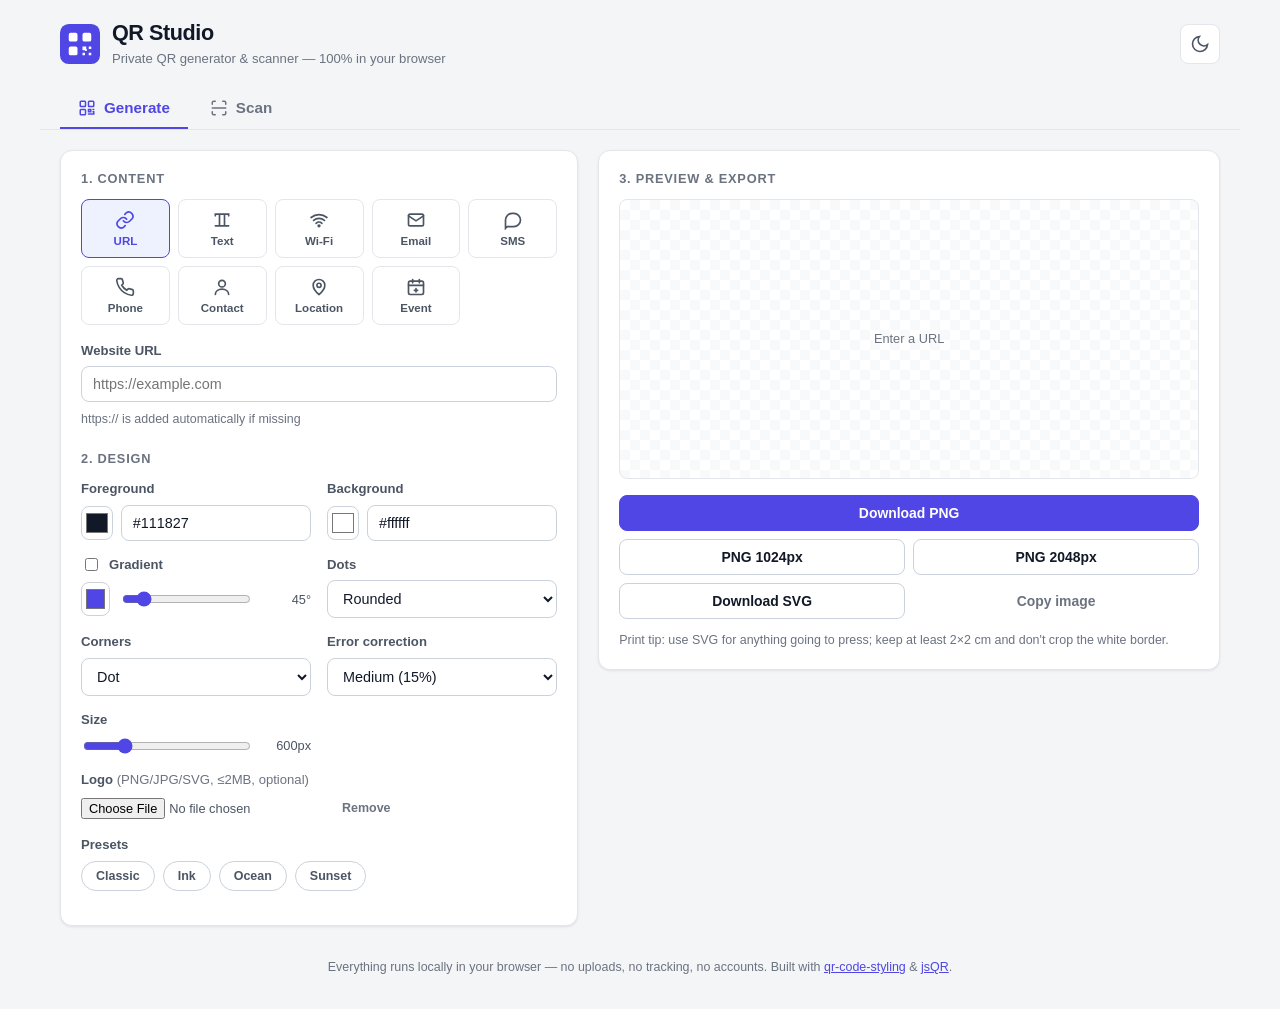
<file: index.html>
<!DOCTYPE html>
<html lang="en">
<head>
  <meta charset="UTF-8">
  <meta name="viewport" content="width=device-width, initial-scale=1.0">
  <title>QR Studio — Private QR Code Generator &amp; Scanner</title>
  <meta name="description" content="Generate and scan QR codes entirely in your browser. No uploads, no tracking, no accounts.">
  <link rel="manifest" href="manifest.webmanifest">
  <link rel="icon" href="data:image/svg+xml,%3Csvg xmlns='http://www.w3.org/2000/svg' viewBox='0 0 32 32'%3E%3Crect width='32' height='32' rx='7' fill='%234f46e5'/%3E%3Cg fill='%23fff'%3E%3Crect x='7' y='7' width='7' height='7' rx='1.5'/%3E%3Crect x='18' y='7' width='7' height='7' rx='1.5'/%3E%3Crect x='7' y='18' width='7' height='7' rx='1.5'/%3E%3Crect x='18' y='18' width='3' height='3'/%3E%3Crect x='23' y='18' width='2' height='2'/%3E%3Crect x='18' y='23' width='2' height='2'/%3E%3Crect x='23' y='23' width='2' height='2'/%3E%3Crect x='20' y='20' width='1.5' height='1.5'/%3E%3C/g%3E%3C/svg%3E">
  <link rel="stylesheet" href="css/styles.css">
</head>
<body>
  <header class="app-header">
    <div class="brand">
      <svg class="brand-mark" viewBox="0 0 32 32" aria-hidden="true">
        <rect width="32" height="32" rx="7" fill="currentColor"/>
        <g fill="#fff">
          <rect x="7" y="7" width="7" height="7" rx="1.5"/>
          <rect x="18" y="7" width="7" height="7" rx="1.5"/>
          <rect x="7" y="18" width="7" height="7" rx="1.5"/>
          <rect x="18" y="18" width="3" height="3"/>
          <rect x="23" y="18" width="2" height="2"/>
          <rect x="18" y="23" width="2" height="2"/>
          <rect x="23" y="23" width="2" height="2"/>
          <rect x="20" y="20" width="1.5" height="1.5"/>
        </g>
      </svg>
      <div class="brand-text">
        <h1>QR Studio</h1>
        <p>Private QR generator &amp; scanner — 100% in your browser</p>
      </div>
    </div>
    <button id="theme-toggle" class="icon-btn" type="button" aria-label="Toggle dark mode" title="Toggle dark mode">
      <svg class="icon-sun" viewBox="0 0 24 24" fill="none" stroke="currentColor" stroke-width="2" stroke-linecap="round" aria-hidden="true">
        <circle cx="12" cy="12" r="4"/>
        <path d="M12 2v2M12 20v2M4.9 4.9l1.4 1.4M17.7 17.7l1.4 1.4M2 12h2M20 12h2M4.9 19.1l1.4-1.4M17.7 6.3l1.4-1.4"/>
      </svg>
      <svg class="icon-moon" viewBox="0 0 24 24" fill="none" stroke="currentColor" stroke-width="2" stroke-linecap="round" aria-hidden="true">
        <path d="M21 12.8A9 9 0 1 1 11.2 3a7 7 0 0 0 9.8 9.8z"/>
      </svg>
    </button>
  </header>

  <nav class="tabs" role="tablist" aria-label="Main modes">
    <button id="tab-generate" class="tab active" role="tab" aria-selected="true" aria-controls="panel-generate" data-tab="generate" type="button">
      <svg viewBox="0 0 24 24" fill="none" stroke="currentColor" stroke-width="2" stroke-linecap="round" aria-hidden="true">
        <rect x="3" y="3" width="7" height="7" rx="1"/>
        <rect x="14" y="3" width="7" height="7" rx="1"/>
        <rect x="3" y="14" width="7" height="7" rx="1"/>
        <path d="M14 14h3v3h-3zM20 14h1M14 20h3M20 17h1v3h-3"/>
      </svg>
      Generate
    </button>
    <button id="tab-scan" class="tab" role="tab" aria-selected="false" aria-controls="panel-scan" data-tab="scan" type="button">
      <svg viewBox="0 0 24 24" fill="none" stroke="currentColor" stroke-width="2" stroke-linecap="round" aria-hidden="true">
        <path d="M3 7V5a2 2 0 0 1 2-2h2M17 3h2a2 2 0 0 1 2 2v2M21 17v2a2 2 0 0 1-2 2h-2M7 21H5a2 2 0 0 1-2-2v-2"/>
        <path d="M3 12h18"/>
      </svg>
      Scan
    </button>
  </nav>

  <main>
    <!-- ============ GENERATE PANEL ============ -->
    <section id="panel-generate" class="panel active" role="tabpanel" aria-labelledby="tab-generate">
      <div class="gen-layout">
        <!-- Left: form -->
        <div class="card gen-form-card">
          <h2 class="card-title">1. Content</h2>
          <div class="type-grid" id="type-grid" role="radiogroup" aria-label="QR content type">
            <!-- type chips injected by JS -->
          </div>

          <form id="qr-form" novalidate>
            <div id="dynamic-fields"><!-- fields injected by JS --></div>
          </form>

          <h2 class="card-title">2. Design</h2>
          <div class="design-grid">
            <div class="field">
              <label for="fg-color">Foreground</label>
              <div class="color-row">
                <input type="color" id="fg-color" value="#111827">
                <input type="text" id="fg-hex" class="hex-input" value="#111827" maxlength="7" spellcheck="false" aria-label="Foreground hex">
              </div>
            </div>
            <div class="field">
              <label for="bg-color">Background</label>
              <div class="color-row">
                <input type="color" id="bg-color" value="#ffffff">
                <input type="text" id="bg-hex" class="hex-input" value="#ffffff" maxlength="7" spellcheck="false" aria-label="Background hex">
              </div>
            </div>

            <div class="field">
              <label class="switch-label" for="gradient-toggle">
                <input type="checkbox" id="gradient-toggle">
                <span>Gradient</span>
              </label>
              <div class="gradient-opts" id="gradient-opts" hidden>
                <input type="color" id="gradient-color2" value="#4f46e5" aria-label="Gradient second color">
                <label for="gradient-rotation" class="sr-only">Gradient rotation</label>
                <input type="range" id="gradient-rotation" min="0" max="360" value="45" step="5">
                <span class="range-val" id="gradient-rotation-val">45°</span>
              </div>
            </div>

            <div class="field">
              <label for="dot-style">Dots</label>
              <select id="dot-style">
                <option value="square">Square</option>
                <option value="rounded" selected>Rounded</option>
                <option value="dots">Dots</option>
              </select>
            </div>

            <div class="field">
              <label for="corner-style">Corners</label>
              <select id="corner-style">
                <option value="square">Square</option>
                <option value="extra-rounded">Extra rounded</option>
                <option value="dot" selected>Dot</option>
              </select>
            </div>

            <div class="field">
              <label for="ecc-level">Error correction</label>
              <select id="ecc-level">
                <option value="L">Low (7%)</option>
                <option value="M" selected>Medium (15%)</option>
                <option value="Q">Quartile (25%)</option>
                <option value="H">High (30%)</option>
              </select>
            </div>

            <div class="field">
              <label for="qr-size">Size</label>
              <div class="range-row">
                <input type="range" id="qr-size" min="200" max="2000" step="50" value="600">
                <span class="range-val" id="qr-size-val">600px</span>
              </div>
            </div>

            <div class="field field-wide">
              <label for="logo-input">Logo <span class="field-hint">(PNG/JPG/SVG, ≤2MB, optional)</span></label>
              <div class="logo-row">
                <input type="file" id="logo-input" accept="image/png,image/jpeg,image/svg+xml">
                <button type="button" id="logo-clear" class="btn btn-ghost btn-sm" hidden>Remove</button>
              </div>
              <div class="field" id="logo-size-field" hidden>
                <label for="logo-size">Logo size</label>
                <div class="range-row">
                  <input type="range" id="logo-size" min="15" max="50" step="1" value="35">
                  <span class="range-val" id="logo-size-val">35%</span>
                </div>
              </div>
            </div>

            <div class="field field-wide">
              <span class="field-label">Presets</span>
              <div class="preset-row" id="preset-row">
                <button type="button" class="preset-btn" data-preset="classic">Classic</button>
                <button type="button" class="preset-btn" data-preset="ink">Ink</button>
                <button type="button" class="preset-btn" data-preset="ocean">Ocean</button>
                <button type="button" class="preset-btn" data-preset="sunset">Sunset</button>
              </div>
            </div>
          </div>
        </div>

        <!-- Right: preview -->
        <div class="card gen-preview-card">
          <h2 class="card-title">3. Preview &amp; Export</h2>
          <div class="qr-preview" id="qr-preview" aria-live="polite"></div>
          <p class="capacity-hint" id="capacity-hint" hidden></p>

          <div class="alert alert-warn" id="contrast-alert" hidden role="alert">
            <strong>Low contrast.</strong> This color pair may not scan reliably. Dark foreground on light background works best.
          </div>
          <div class="alert alert-warn" id="logo-alert" hidden role="alert">
            <strong>Large logo.</strong> The logo covers more than 20% of the code. Keep error correction at High (H) and test before printing.
          </div>

          <div class="export-grid">
            <button type="button" class="btn btn-primary" id="btn-download-png">Download PNG</button>
            <button type="button" class="btn" id="btn-download-1024">PNG 1024px</button>
            <button type="button" class="btn" id="btn-download-2048">PNG 2048px</button>
            <button type="button" class="btn" id="btn-download-svg">Download SVG</button>
            <button type="button" class="btn btn-ghost" id="btn-copy-png">Copy image</button>
          </div>
          <p class="export-note">Print tip: use SVG for anything going to press; keep at least 2×2&nbsp;cm and don't crop the white border.</p>
        </div>
      </div>
    </section>

    <!-- ============ SCAN PANEL ============ -->
    <section id="panel-scan" class="panel" role="tabpanel" aria-labelledby="tab-scan" hidden>
      <div class="scan-layout">
        <!-- Left: inputs -->
        <div class="card scan-input-card">
          <h2 class="card-title">Camera</h2>
          <div class="camera-stage">
            <video id="camera-video" playsinline muted></video>
            <div class="scan-overlay" id="scan-overlay" hidden>
              <div class="scan-reticle"></div>
              <p class="scan-hint">Point at a QR code</p>
            </div>
            <div class="camera-placeholder" id="camera-placeholder">
              <svg viewBox="0 0 24 24" fill="none" stroke="currentColor" stroke-width="1.5" aria-hidden="true">
                <path d="M3 7V5a2 2 0 0 1 2-2h2M17 3h2a2 2 0 0 1 2 2v2M21 17v2a2 2 0 0 1-2 2h-2M7 21H5a2 2 0 0 1-2-2v-2"/>
                <path d="M3 12h18"/>
              </svg>
              <p>Camera is off</p>
            </div>
          </div>
          <div class="camera-controls">
            <button type="button" class="btn btn-primary" id="btn-camera-start">Start camera</button>
            <button type="button" class="btn" id="btn-camera-stop" hidden>Stop</button>
            <label for="camera-select" class="sr-only">Camera device</label>
            <select id="camera-select" hidden></select>
            <button type="button" class="btn btn-icon" id="btn-torch" hidden aria-label="Toggle flashlight" title="Toggle flashlight">
              <svg viewBox="0 0 24 24" fill="none" stroke="currentColor" stroke-width="2" stroke-linecap="round" aria-hidden="true">
                <path d="M18 2l-4 6h4l-4 6M9 9l-2-2M7 13l-2-2M5 17H3v-2l3-3 2 2z"/>
              </svg>
            </button>
          </div>
          <p class="hint" id="camera-hint" hidden></p>

          <div class="scan-divider"><span>or scan an image</span></div>

          <div class="drop-zone" id="drop-zone" tabindex="0" role="button" aria-label="Upload an image containing a QR code">
            <svg viewBox="0 0 24 24" fill="none" stroke="currentColor" stroke-width="1.5" aria-hidden="true">
              <path d="M12 16V4m0 0l-4 4m4-4l4 4"/>
              <path d="M20 16v2a2 2 0 0 1-2 2H6a2 2 0 0 1-2-2v-2"/>
            </svg>
            <p><strong>Drop an image</strong>, click to browse, or paste from clipboard</p>
            <p class="hint">PNG · JPG · WebP — decoded locally, never uploaded</p>
            <input type="file" id="image-input" accept="image/png,image/jpeg,image/webp" hidden>
          </div>
        </div>

        <!-- Right: result + history -->
        <div class="card scan-result-card">
          <h2 class="card-title">Result</h2>
          <div class="result-empty" id="result-empty">
            <p>Scan a code to see its content and available actions here.</p>
          </div>
          <div class="result-body" id="result-body" hidden>
            <div class="result-head">
              <span class="type-badge" id="result-badge">TEXT</span>
              <span class="result-time" id="result-time"></span>
            </div>
            <div class="result-content" id="result-content"></div>
            <div class="result-actions" id="result-actions"></div>
          </div>

          <div class="history-head">
            <h2 class="card-title">History</h2>
            <button type="button" class="btn btn-ghost btn-sm" id="btn-history-clear" hidden>Clear</button>
          </div>
          <ul class="history-list" id="history-list"></ul>
        </div>
      </div>
    </section>
  </main>

  <footer class="app-footer">
    <p>Everything runs locally in your browser — no uploads, no tracking, no accounts. Built with <a href="https://github.com/kozakdenys/qr-code-styling" target="_blank" rel="noopener">qr-code-styling</a> &amp; <a href="https://github.com/cozmo/jsQR" target="_blank" rel="noopener">jsQR</a>.</p>
  </footer>

  <div class="toast" id="toast" role="status" aria-live="polite" hidden></div>

  <script src="vendor/qr-code-styling.js"></script>
  <script src="vendor/jsQR.js"></script>
  <script src="js/parse.js"></script>
  <script src="js/generator.js"></script>
  <script src="js/scanner.js"></script>
  <script src="js/app.js"></script>
</body>
</html>
</file>
<file: css/styles.css>
/* ============ Theme tokens ============ */
:root {
  --bg: #f4f5f7;
  --surface: #ffffff;
  --surface-2: #f8f9fb;
  --border: #e3e6eb;
  --border-strong: #cbd2db;
  --text: #111827;
  --text-2: #4b5563;
  --text-3: #6b7280;
  --accent: #4f46e5;
  --accent-hover: #4338ca;
  --accent-soft: #eef2ff;
  --accent-btn: #4f46e5;
  --accent-btn-hover: #4338ca;
  --warn-bg: #fffbeb;
  --warn-border: #fcd34d;
  --warn-text: #92400e;
  --danger: #dc2626;
  --shadow: 0 1px 3px rgb(16 24 40 / 0.06), 0 1px 2px rgb(16 24 40 / 0.04);
  --shadow-lg: 0 8px 24px rgb(16 24 40 / 0.08);
  --radius: 12px;
  --radius-sm: 8px;
}

html[data-theme="dark"] {
  --bg: #0f1115;
  --surface: #171a21;
  --surface-2: #1e222b;
  --border: #2a2f3a;
  --border-strong: #3a4150;
  --text: #f3f4f6;
  --text-2: #b6bcc8;
  --text-3: #8b93a3;
  --accent: #818cf8;
  --accent-hover: #6366f1;
  --accent-soft: #23263a;
  --accent-btn: #625ff0;
  --accent-btn-hover: #5653d6;
  --warn-bg: #2b2410;
  --warn-border: #8a6d1f;
  --warn-text: #fcd34d;
  --danger: #f87171;
  --shadow: 0 1px 3px rgb(0 0 0 / 0.3);
  --shadow-lg: 0 8px 24px rgb(0 0 0 / 0.35);
}

@media (prefers-color-scheme: dark) {
  html:not([data-theme="light"]) {
    --bg: #0f1115;
    --surface: #171a21;
    --surface-2: #1e222b;
    --border: #2a2f3a;
    --border-strong: #3a4150;
    --text: #f3f4f6;
    --text-2: #b6bcc8;
    --text-3: #8b93a3;
    --accent: #818cf8;
    --accent-hover: #6366f1;
    --accent-soft: #23263a;
    --accent-btn: #625ff0;
    --accent-btn-hover: #5653d6;
    --warn-bg: #2b2410;
    --warn-border: #8a6d1f;
    --warn-text: #fcd34d;
    --danger: #f87171;
    --shadow: 0 1px 3px rgb(0 0 0 / 0.3);
    --shadow-lg: 0 8px 24px rgb(0 0 0 / 0.35);
  }
}

/* ============ Base ============ */
* { box-sizing: border-box; }

html { -webkit-text-size-adjust: 100%; }

body {
  margin: 0;
  font-family: -apple-system, BlinkMacSystemFont, "Segoe UI", Roboto, "Helvetica Neue", Arial, sans-serif;
  background: var(--bg);
  color: var(--text);
  line-height: 1.5;
  transition: background 0.2s, color 0.2s;
}

h1, h2, h3 { margin: 0; line-height: 1.25; }

a { color: var(--accent); }

.sr-only {
  position: absolute;
  width: 1px; height: 1px;
  padding: 0; margin: -1px;
  overflow: hidden;
  clip: rect(0 0 0 0);
  white-space: nowrap;
  border: 0;
}

/* ============ Header ============ */
.app-header {
  display: flex;
  align-items: center;
  justify-content: space-between;
  gap: 16px;
  max-width: 1200px;
  margin: 0 auto;
  padding: 20px 20px 12px;
}

.brand { display: flex; align-items: center; gap: 12px; }

.brand-mark {
  width: 40px; height: 40px;
  color: var(--accent);
  flex-shrink: 0;
}

.brand-text h1 { font-size: 1.35rem; font-weight: 700; letter-spacing: -0.02em; }
.brand-text p { margin: 2px 0 0; font-size: 0.82rem; color: var(--text-3); }

.icon-btn {
  display: inline-flex;
  align-items: center;
  justify-content: center;
  width: 40px; height: 40px;
  border: 1px solid var(--border);
  border-radius: var(--radius-sm);
  background: var(--surface);
  color: var(--text-2);
  cursor: pointer;
  transition: border-color 0.15s, color 0.15s;
}
.icon-btn:hover { border-color: var(--border-strong); color: var(--text); }
.icon-btn svg { width: 20px; height: 20px; }

/* Theme toggle icon: moon in light mode, sun in dark mode */
.icon-moon { display: block; }
.icon-sun { display: none; }

html[data-theme="dark"] .icon-moon { display: none; }
html[data-theme="dark"] .icon-sun { display: block; }

@media (prefers-color-scheme: dark) {
  html:not([data-theme="light"]):not([data-theme="dark"]) .icon-moon { display: none; }
  html:not([data-theme="light"]):not([data-theme="dark"]) .icon-sun { display: block; }
}

/* ============ Tabs ============ */
.tabs {
  display: flex;
  gap: 4px;
  max-width: 1200px;
  margin: 8px auto 0;
  padding: 0 20px;
  border-bottom: 1px solid var(--border);
}

.tab {
  display: inline-flex;
  align-items: center;
  gap: 8px;
  padding: 10px 18px;
  border: none;
  border-bottom: 2px solid transparent;
  background: none;
  color: var(--text-3);
  font-size: 0.95rem;
  font-weight: 600;
  cursor: pointer;
  transition: color 0.15s, border-color 0.15s;
}
.tab svg { width: 18px; height: 18px; }
.tab:hover { color: var(--text); }
.tab.active { color: var(--accent); border-bottom-color: var(--accent); }

/* ============ Layout ============ */
main { max-width: 1200px; margin: 0 auto; padding: 20px; }

.panel[hidden] { display: none; }

.gen-layout, .scan-layout {
  display: grid;
  grid-template-columns: minmax(0, 5fr) minmax(0, 6fr);
  gap: 20px;
  align-items: start;
}

.scan-layout { grid-template-columns: minmax(0, 6fr) minmax(0, 5fr); }

.card {
  background: var(--surface);
  border: 1px solid var(--border);
  border-radius: var(--radius);
  box-shadow: var(--shadow);
  padding: 20px;
}

.card-title {
  font-size: 0.8rem;
  font-weight: 700;
  text-transform: uppercase;
  letter-spacing: 0.06em;
  color: var(--text-3);
  margin-bottom: 12px;
}
.card-title:not(:first-child) { margin-top: 22px; }

/* ============ Type chips ============ */
.type-grid {
  display: grid;
  grid-template-columns: repeat(auto-fill, minmax(88px, 1fr));
  gap: 8px;
  margin-bottom: 16px;
}

.type-chip {
  display: flex;
  flex-direction: column;
  align-items: center;
  gap: 5px;
  padding: 10px 6px;
  border: 1px solid var(--border);
  border-radius: var(--radius-sm);
  background: var(--surface);
  color: var(--text-2);
  font-size: 0.72rem;
  font-weight: 600;
  cursor: pointer;
  transition: all 0.15s;
}
.type-chip svg { width: 20px; height: 20px; }
.type-chip:hover { border-color: var(--border-strong); color: var(--text); }
.type-chip.active {
  border-color: var(--accent);
  background: var(--accent-soft);
  color: var(--accent);
}

/* ============ Forms ============ */
.field { margin-bottom: 14px; min-width: 0; }
.field-wide { grid-column: 1 / -1; }

.field label, .field-label {
  display: block;
  font-size: 0.82rem;
  font-weight: 600;
  color: var(--text-2);
  margin-bottom: 6px;
}

.field-hint { font-weight: 400; color: var(--text-3); }

input[type="text"], input[type="email"], input[type="tel"], input[type="url"],
input[type="number"], input[type="date"], input[type="time"], input[type="password"], select, textarea {
  width: 100%;
  padding: 9px 11px;
  border: 1px solid var(--border-strong);
  border-radius: var(--radius-sm);
  background: var(--surface);
  color: var(--text);
  font-size: 0.9rem;
  font-family: inherit;
  transition: border-color 0.15s, box-shadow 0.15s;
}
input:focus, select:focus, textarea:focus {
  outline: none;
  border-color: var(--accent);
  box-shadow: 0 0 0 3px var(--accent-soft);
}
textarea { resize: vertical; min-height: 72px; }

input[type="color"] {
  width: 38px; height: 34px;
  padding: 2px;
  border: 1px solid var(--border-strong);
  border-radius: var(--radius-sm);
  background: var(--surface);
  cursor: pointer;
}

.color-row { display: flex; gap: 8px; align-items: center; }

.hex-input {
  width: 92px;
  font-family: ui-monospace, SFMono-Regular, Menlo, monospace;
  font-size: 0.82rem;
  text-transform: lowercase;
}

.range-row { display: flex; align-items: center; gap: 10px; }
.range-row input[type="range"] { flex: 1; }

.range-val {
  min-width: 48px;
  font-size: 0.8rem;
  font-variant-numeric: tabular-nums;
  color: var(--text-2);
  text-align: right;
}

input[type="range"] { accent-color: var(--accent); }

input[type="checkbox"] { accent-color: var(--accent); }

.switch-label {
  display: flex !important;
  align-items: center;
  gap: 8px;
  cursor: pointer;
}

.gradient-opts {
  display: flex;
  align-items: center;
  gap: 10px;
  margin-top: 8px;
}

.logo-row { display: flex; gap: 8px; align-items: center; flex-wrap: wrap; }
.logo-row input[type="file"] { font-size: 0.8rem; color: var(--text-2); }

.design-grid {
  display: grid;
  grid-template-columns: repeat(2, minmax(0, 1fr));
  gap: 0 16px;
}

.preset-row { display: flex; gap: 8px; flex-wrap: wrap; }

.preset-btn {
  padding: 7px 14px;
  border: 1px solid var(--border-strong);
  border-radius: 999px;
  background: var(--surface);
  color: var(--text-2);
  font-size: 0.78rem;
  font-weight: 600;
  cursor: pointer;
  transition: all 0.15s;
}
.preset-btn:hover { border-color: var(--accent); color: var(--accent); }

/* ============ Preview ============ */
.gen-preview-card { position: sticky; top: 20px; }

.qr-preview {
  display: flex;
  align-items: center;
  justify-content: center;
  min-height: 280px;
  padding: 20px;
  background:
    repeating-conic-gradient(var(--surface-2) 0% 25%, transparent 0% 50%) 0 0 / 20px 20px;
  border: 1px solid var(--border);
  border-radius: var(--radius-sm);
}
.qr-preview canvas, .qr-preview svg {
  max-width: 100%;
  height: auto;
  image-rendering: pixelated;
}
.qr-preview svg { image-rendering: auto; }

.capacity-hint {
  margin: 10px 0 0;
  font-size: 0.8rem;
  color: var(--text-3);
  text-align: center;
}

.alert {
  margin-top: 12px;
  padding: 10px 12px;
  border: 1px solid var(--warn-border);
  border-radius: var(--radius-sm);
  background: var(--warn-bg);
  color: var(--warn-text);
  font-size: 0.82rem;
}

.export-grid {
  display: grid;
  grid-template-columns: repeat(2, minmax(0, 1fr));
  gap: 8px;
  margin-top: 16px;
}
.export-grid .btn-primary { grid-column: 1 / -1; }

.export-note {
  margin: 12px 0 0;
  font-size: 0.78rem;
  color: var(--text-3);
}

/* ============ Buttons ============ */
.btn {
  display: inline-flex;
  align-items: center;
  justify-content: center;
  gap: 7px;
  padding: 9px 14px;
  border: 1px solid var(--border-strong);
  border-radius: var(--radius-sm);
  background: var(--surface);
  color: var(--text);
  font-size: 0.87rem;
  font-weight: 600;
  font-family: inherit;
  cursor: pointer;
  transition: all 0.15s;
  white-space: nowrap;
}
.btn:hover { border-color: var(--accent); color: var(--accent); }
.btn:disabled { opacity: 0.5; cursor: not-allowed; }

.btn-primary {
  background: var(--accent-btn);
  border-color: var(--accent-btn);
  color: #fff;
}
.btn-primary:hover { background: var(--accent-btn-hover); border-color: var(--accent-btn-hover); color: #fff; }

.btn-ghost { border-color: transparent; background: none; color: var(--text-3); }
.btn-ghost:hover { color: var(--danger); border-color: transparent; background: var(--surface-2); }

.btn-sm { padding: 5px 10px; font-size: 0.78rem; }

.btn-icon { padding: 9px; width: 38px; }
.btn-icon svg { width: 18px; height: 18px; }
.btn-icon.on { border-color: var(--warn-border); background: var(--warn-bg); color: var(--warn-text); }

/* ============ Camera / scan ============ */
.camera-stage {
  position: relative;
  border-radius: var(--radius-sm);
  overflow: hidden;
  background: #000;
  aspect-ratio: 4 / 3;
}
.camera-stage video {
  width: 100%; height: 100%;
  object-fit: cover;
  display: block;
}

.scan-overlay {
  position: absolute; inset: 0;
  display: flex;
  flex-direction: column;
  align-items: center;
  justify-content: center;
  gap: 12px;
  pointer-events: none;
}
.scan-reticle {
  width: min(62%, 240px);
  aspect-ratio: 1;
  border: 2px solid rgb(255 255 255 / 0.9);
  border-radius: 16px;
  box-shadow: 0 0 0 9999px rgb(0 0 0 / 0.35);
}
.scan-hint { color: #fff; font-size: 0.82rem; text-shadow: 0 1px 3px rgb(0 0 0 / 0.6); margin: 0; }

.camera-placeholder {
  position: absolute; inset: 0;
  display: flex;
  flex-direction: column;
  align-items: center;
  justify-content: center;
  gap: 10px;
  color: rgb(255 255 255 / 0.55);
  font-size: 0.85rem;
}
.camera-placeholder svg { width: 44px; height: 44px; }
.camera-placeholder p { margin: 0; }

.camera-controls {
  display: flex;
  gap: 8px;
  margin-top: 12px;
  flex-wrap: wrap;
  align-items: center;
}
.camera-controls select { flex: 1; min-width: 140px; }

.hint { font-size: 0.78rem; color: var(--text-3); margin: 8px 0 0; }

.scan-divider {
  display: flex;
  align-items: center;
  gap: 12px;
  margin: 18px 0;
  color: var(--text-3);
  font-size: 0.75rem;
  font-weight: 600;
  text-transform: uppercase;
  letter-spacing: 0.05em;
}
.scan-divider::before, .scan-divider::after {
  content: "";
  flex: 1;
  border-top: 1px solid var(--border);
}

.drop-zone {
  display: flex;
  flex-direction: column;
  align-items: center;
  gap: 6px;
  padding: 26px 16px;
  border: 2px dashed var(--border-strong);
  border-radius: var(--radius-sm);
  background: var(--surface-2);
  color: var(--text-2);
  text-align: center;
  font-size: 0.85rem;
  cursor: pointer;
  transition: border-color 0.15s, background 0.15s;
}
.drop-zone:hover, .drop-zone:focus-visible, .drop-zone.dragover {
  border-color: var(--accent);
  background: var(--accent-soft);
  outline: none;
}
.drop-zone svg { width: 30px; height: 30px; color: var(--text-3); }
.drop-zone p { margin: 0; }
.drop-zone .hint { font-size: 0.75rem; }

/* ============ Result ============ */
.result-empty {
  padding: 34px 16px;
  text-align: center;
  color: var(--text-3);
  font-size: 0.87rem;
  border: 1px dashed var(--border);
  border-radius: var(--radius-sm);
}
.result-empty p { margin: 0; }

.result-head {
  display: flex;
  align-items: center;
  gap: 10px;
  margin-bottom: 12px;
}

.type-badge {
  padding: 3px 10px;
  border-radius: 999px;
  background: var(--accent-soft);
  color: var(--accent);
  font-size: 0.7rem;
  font-weight: 700;
  letter-spacing: 0.05em;
}

.result-time { font-size: 0.75rem; color: var(--text-3); margin-left: auto; }

.result-content {
  padding: 14px;
  background: var(--surface-2);
  border: 1px solid var(--border);
  border-radius: var(--radius-sm);
  font-size: 0.88rem;
  word-break: break-all;
}
.result-content .kv {
  display: flex;
  gap: 10px;
  padding: 5px 0;
}
.result-content .kv + .kv { border-top: 1px solid var(--border); }
.result-content .kv dt {
  flex: 0 0 92px;
  font-weight: 600;
  color: var(--text-3);
  font-size: 0.78rem;
  padding-top: 2px;
}
.result-content .kv dd { margin: 0; word-break: break-all; }
.result-content .kv dd.mono { font-family: ui-monospace, SFMono-Regular, Menlo, monospace; font-size: 0.84rem; }

.link-notice {
  margin-top: 10px;
  font-size: 0.78rem;
  color: var(--text-3);
}
.link-notice code {
  padding: 1px 6px;
  border-radius: 4px;
  background: var(--surface);
  border: 1px solid var(--border);
  font-size: 0.75rem;
}
.link-notice-warn { color: var(--warn-text); }
.link-notice-danger { color: var(--danger); font-weight: 500; }

.result-actions {
  display: flex;
  gap: 8px;
  flex-wrap: wrap;
  margin-top: 14px;
}

.history-head {
  display: flex;
  align-items: baseline;
  justify-content: space-between;
  margin-top: 24px;
}
.history-head .card-title { margin-top: 0; }

.history-list {
  list-style: none;
  margin: 10px 0 0;
  padding: 0;
  max-height: 300px;
  overflow-y: auto;
  border: 1px solid var(--border);
  border-radius: var(--radius-sm);
}
.history-list:empty { display: none; }

.history-item {
  display: flex;
  align-items: center;
  gap: 10px;
  padding: 9px 12px;
  font-size: 0.82rem;
}
.history-item + .history-item { border-top: 1px solid var(--border); }
.history-item .h-type {
  flex: 0 0 auto;
  padding: 2px 8px;
  border-radius: 999px;
  background: var(--surface-2);
  border: 1px solid var(--border);
  color: var(--text-3);
  font-size: 0.66rem;
  font-weight: 700;
}
.history-item .h-text {
  flex: 1;
  min-width: 0;
  overflow: hidden;
  text-overflow: ellipsis;
  white-space: nowrap;
  color: var(--text-2);
  cursor: pointer;
  background: none;
  border: none;
  font: inherit;
  text-align: left;
  padding: 0;
}
.history-item .h-text:hover { color: var(--accent); }
.history-item .h-del {
  flex: 0 0 auto;
  border: none;
  background: none;
  color: var(--text-3);
  cursor: pointer;
  font-size: 1rem;
  line-height: 1;
  padding: 2px 6px;
  border-radius: 4px;
}
.history-item .h-del:hover { color: var(--danger); background: var(--surface-2); }

/* ============ Footer ============ */
.app-footer {
  max-width: 1200px;
  margin: 0 auto;
  padding: 12px 20px 32px;
  color: var(--text-3);
  font-size: 0.78rem;
  text-align: center;
}
.app-footer p { margin: 0; }

/* ============ Toast ============ */
.toast {
  position: fixed;
  left: 50%;
  bottom: 28px;
  transform: translateX(-50%);
  padding: 10px 18px;
  border-radius: 999px;
  background: var(--text);
  color: var(--bg);
  font-size: 0.85rem;
  font-weight: 600;
  box-shadow: var(--shadow-lg);
  z-index: 100;
  animation: toast-in 0.18s ease-out;
}
@keyframes toast-in {
  from { opacity: 0; transform: translate(-50%, 8px); }
  to { opacity: 1; transform: translate(-50%, 0); }
}

/* ============ Responsive ============ */
@media (max-width: 860px) {
  .gen-layout, .scan-layout { grid-template-columns: 1fr; }
  .gen-preview-card { position: static; }
  .design-grid { grid-template-columns: 1fr; }
  .brand-text p { display: none; }
}

@media (max-width: 480px) {
  .app-header { padding: 14px 14px 8px; }
  main { padding: 14px; }
  .tabs { padding: 0 14px; }
  .tab { flex: 1; justify-content: center; padding: 10px 8px; }
  .card { padding: 16px; }
  .export-grid { grid-template-columns: 1fr; }
}

@media (prefers-reduced-motion: reduce) {
  * { animation: none !important; transition: none !important; }
}
</file>
